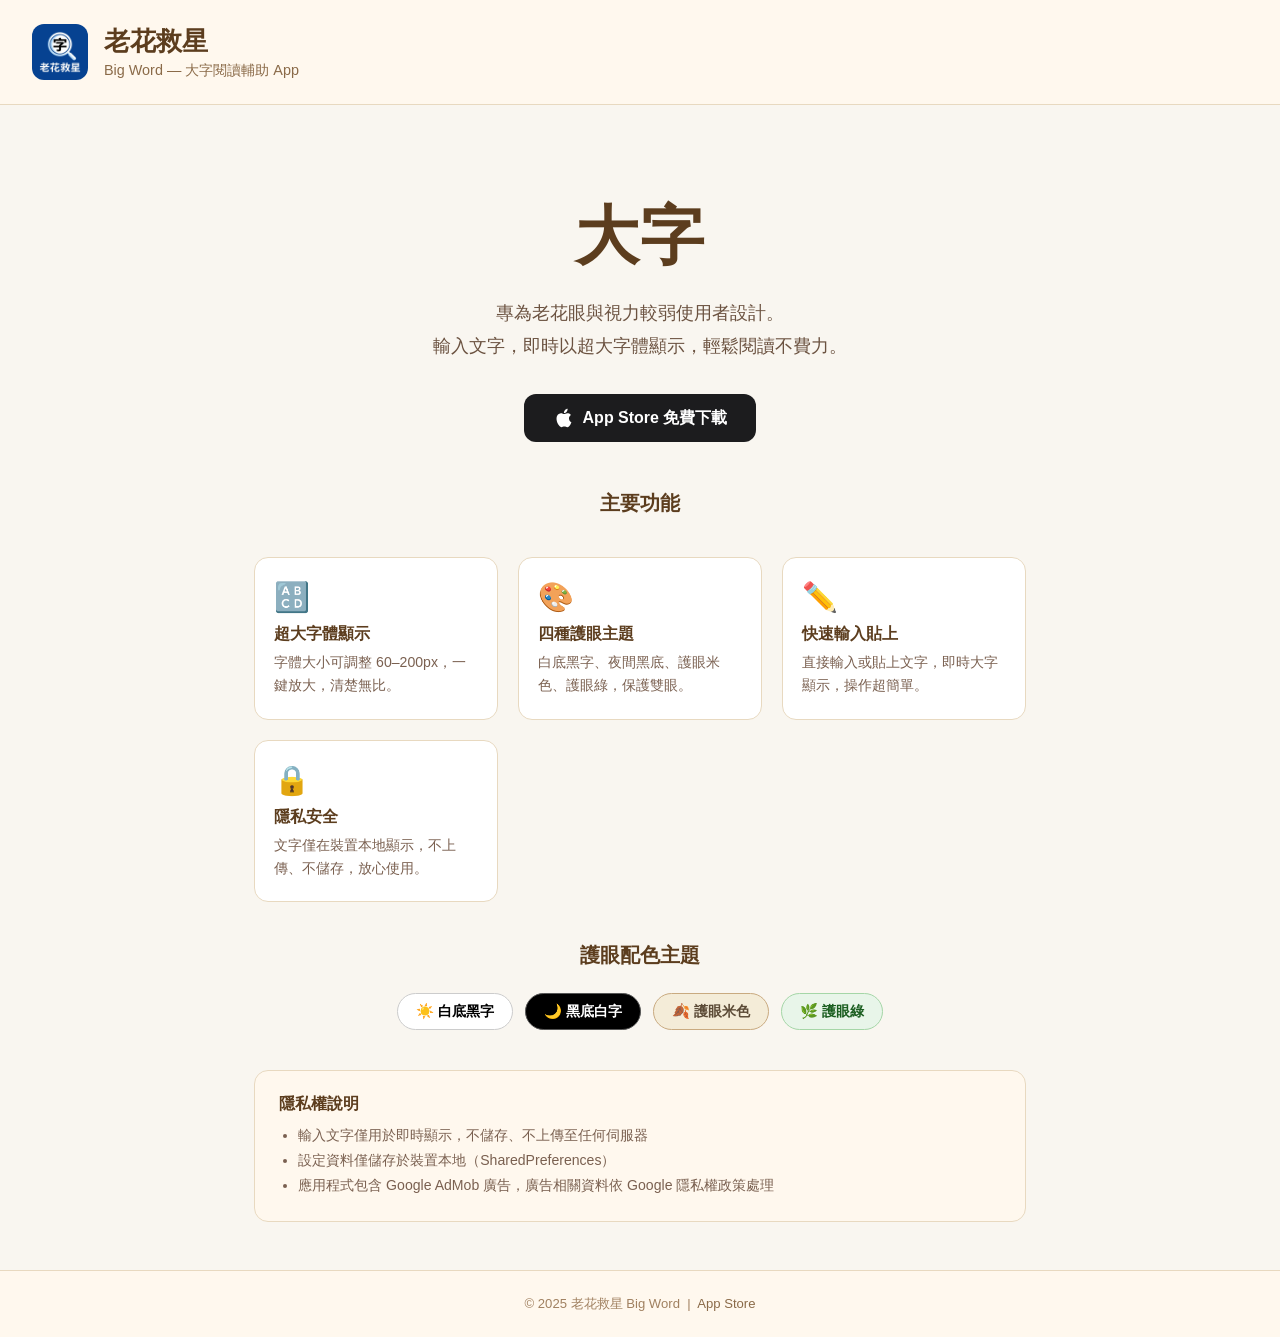
<file: big_word/index.html>
<!DOCTYPE html>
<html lang="zh-TW">
<head>
  <meta charset="UTF-8" />
  <meta name="viewport" content="width=device-width, initial-scale=1.0" />
  <title>老花救星 - Big Word</title>
  <meta name="description" content="老花救星是專為老花眼與視力較弱使用者設計的大字閱讀輔助 App，支援自訂字體大小、護眼主題，讓閱讀更輕鬆。" />
  <style>
    *, *::before, *::after { box-sizing: border-box; margin: 0; padding: 0; }

    body {
      font-family: -apple-system, BlinkMacSystemFont, "Segoe UI", Roboto, sans-serif;
      background: #f9f6f0;
      color: #3a2e1e;
      min-height: 100vh;
      display: flex;
      flex-direction: column;
    }

    header {
      background: #fff8ee;
      border-bottom: 1px solid #e8d9c0;
      padding: 1.5rem 2rem;
      display: flex;
      align-items: center;
      gap: 1rem;
    }
    header .icon {
      width: 56px;
      height: 56px;
      border-radius: 12px;
      overflow: hidden;
      flex-shrink: 0;
    }
    header .icon img {
      width: 100%;
      height: 100%;
      object-fit: cover;
    }
    header h1 {
      font-size: 1.6rem;
      font-weight: 700;
      color: #5c3d1e;
    }
    header p {
      font-size: 0.9rem;
      color: #8a6a48;
      margin-top: 0.1rem;
    }

    main {
      max-width: 820px;
      width: 100%;
      margin: 0 auto;
      padding: 3rem 1.5rem;
      flex: 1;
    }

    .hero {
      text-align: center;
      padding: 2.5rem 1rem 3rem;
    }
    .hero .big-preview {
      font-size: 4rem;
      font-weight: 900;
      color: #5c3d1e;
      letter-spacing: 0.02em;
      margin-bottom: 1rem;
    }
    .hero p {
      font-size: 1.15rem;
      color: #6b5240;
      line-height: 1.8;
      max-width: 560px;
      margin: 0 auto 2rem;
    }
    .btn-download {
      display: inline-flex;
      align-items: center;
      gap: 0.5rem;
      background: #1c1c1e;
      color: #fff;
      text-decoration: none;
      padding: 0.8rem 1.8rem;
      border-radius: 12px;
      font-size: 1rem;
      font-weight: 600;
      transition: opacity 0.2s;
    }
    .btn-download:hover { opacity: 0.82; }
    .btn-download svg { width: 22px; height: 22px; fill: #fff; }

    .features {
      display: grid;
      grid-template-columns: repeat(auto-fit, minmax(200px, 1fr));
      gap: 1.25rem;
      margin: 2.5rem 0;
    }
    .feature-card {
      background: #fff;
      border: 1px solid #e8d9c0;
      border-radius: 14px;
      padding: 1.4rem 1.2rem;
    }
    .feature-card .emoji { font-size: 1.8rem; margin-bottom: 0.6rem; }
    .feature-card h3 { font-size: 1rem; font-weight: 700; color: #5c3d1e; margin-bottom: 0.4rem; }
    .feature-card p { font-size: 0.88rem; color: #7a6050; line-height: 1.6; }

    .themes {
      display: flex;
      gap: 0.8rem;
      flex-wrap: wrap;
      justify-content: center;
      margin: 1.5rem 0 2.5rem;
    }
    .theme-chip {
      padding: 0.5rem 1.1rem;
      border-radius: 999px;
      font-size: 0.9rem;
      font-weight: 600;
      border: 1.5px solid transparent;
    }
    .theme-light  { background:#fff; color:#000; border-color:#ccc; }
    .theme-dark   { background:#000; color:#fff; border-color:#555; }
    .theme-sepia  { background:#f4ecd8; color:#5c4b37; border-color:#c9aa80; }
    .theme-green  { background:#e8f5e9; color:#1b5e20; border-color:#a5d6a7; }

    .section-title {
      font-size: 1.25rem;
      font-weight: 700;
      color: #5c3d1e;
      margin-bottom: 1rem;
      text-align: center;
    }

    .privacy {
      background: #fff8ee;
      border: 1px solid #e8d9c0;
      border-radius: 14px;
      padding: 1.4rem 1.5rem;
      margin-top: 1rem;
    }
    .privacy h2 { font-size: 1rem; font-weight: 700; margin-bottom: 0.5rem; color: #5c3d1e; }
    .privacy ul { padding-left: 1.2rem; }
    .privacy li { font-size: 0.88rem; color: #7a6050; line-height: 1.8; }

    footer {
      background: #fff8ee;
      border-top: 1px solid #e8d9c0;
      text-align: center;
      padding: 1.5rem;
      font-size: 0.82rem;
      color: #a08060;
    }
    footer a { color: #8a6a48; text-decoration: none; }
    footer a:hover { text-decoration: underline; }
  </style>
</head>
<body>

<header>
  <div class="icon"><img src="logo.png" alt="老花救星 logo" /></div>
  <div>
    <h1>老花救星</h1>
    <p>Big Word — 大字閱讀輔助 App</p>
  </div>
</header>

<main>
  <section class="hero">
    <div class="big-preview">大字</div>
    <p>
      專為老花眼與視力較弱使用者設計。<br>
      輸入文字，即時以超大字體顯示，輕鬆閱讀不費力。
    </p>
    <a class="btn-download"
       href="https://apps.apple.com/tw/app/%E8%80%81%E8%8A%B1%E6%95%91%E6%98%9F/id6759081802"
       target="_blank" rel="noopener">
      <svg viewBox="0 0 24 24" xmlns="http://www.w3.org/2000/svg">
        <path d="M18.71 19.5c-.83 1.24-1.71 2.45-3.05 2.47-1.34.03-1.77-.79-3.29-.79-1.53 0-2 .77-3.27.82-1.31.05-2.3-1.32-3.14-2.53C4.25 17 2.94 12.45 4.7 9.39c.87-1.52 2.43-2.48 4.12-2.51 1.28-.02 2.5.87 3.29.87.78 0 2.26-1.07 3.8-.91.65.03 2.47.26 3.64 1.98-.09.06-2.17 1.28-2.15 3.81.03 3.02 2.65 4.03 2.68 4.04-.03.07-.42 1.44-1.38 2.83M13 3.5c.73-.83 1.94-1.46 2.94-1.5.13 1.17-.34 2.35-1.04 3.19-.69.85-1.83 1.51-2.95 1.42-.15-1.15.41-2.35 1.05-3.11z"/>
      </svg>
      App Store 免費下載
    </a>
  </section>

  <h2 class="section-title">主要功能</h2>
  <div class="features">
    <div class="feature-card">
      <div class="emoji">🔠</div>
      <h3>超大字體顯示</h3>
      <p>字體大小可調整 60–200px，一鍵放大，清楚無比。</p>
    </div>
    <div class="feature-card">
      <div class="emoji">🎨</div>
      <h3>四種護眼主題</h3>
      <p>白底黑字、夜間黑底、護眼米色、護眼綠，保護雙眼。</p>
    </div>
    <div class="feature-card">
      <div class="emoji">✏️</div>
      <h3>快速輸入貼上</h3>
      <p>直接輸入或貼上文字，即時大字顯示，操作超簡單。</p>
    </div>
    <div class="feature-card">
      <div class="emoji">🔒</div>
      <h3>隱私安全</h3>
      <p>文字僅在裝置本地顯示，不上傳、不儲存，放心使用。</p>
    </div>
  </div>

  <h2 class="section-title">護眼配色主題</h2>
  <div class="themes">
    <span class="theme-chip theme-light">☀️ 白底黑字</span>
    <span class="theme-chip theme-dark">🌙 黑底白字</span>
    <span class="theme-chip theme-sepia">🍂 護眼米色</span>
    <span class="theme-chip theme-green">🌿 護眼綠</span>
  </div>

  <div class="privacy">
    <h2>隱私權說明</h2>
    <ul>
      <li>輸入文字僅用於即時顯示，不儲存、不上傳至任何伺服器</li>
      <li>設定資料僅儲存於裝置本地（SharedPreferences）</li>
      <li>應用程式包含 Google AdMob 廣告，廣告相關資料依 Google 隱私權政策處理</li>
    </ul>
  </div>
</main>

<footer>
  <p>
    &copy; 2025 老花救星 Big Word &nbsp;|&nbsp;
    <a href="https://apps.apple.com/tw/app/%E8%80%81%E8%8A%B1%E6%95%91%E6%98%9F/id6759081802"
       target="_blank" rel="noopener">App Store</a>
  </p>
</footer>

</body>
</html>
</file>
